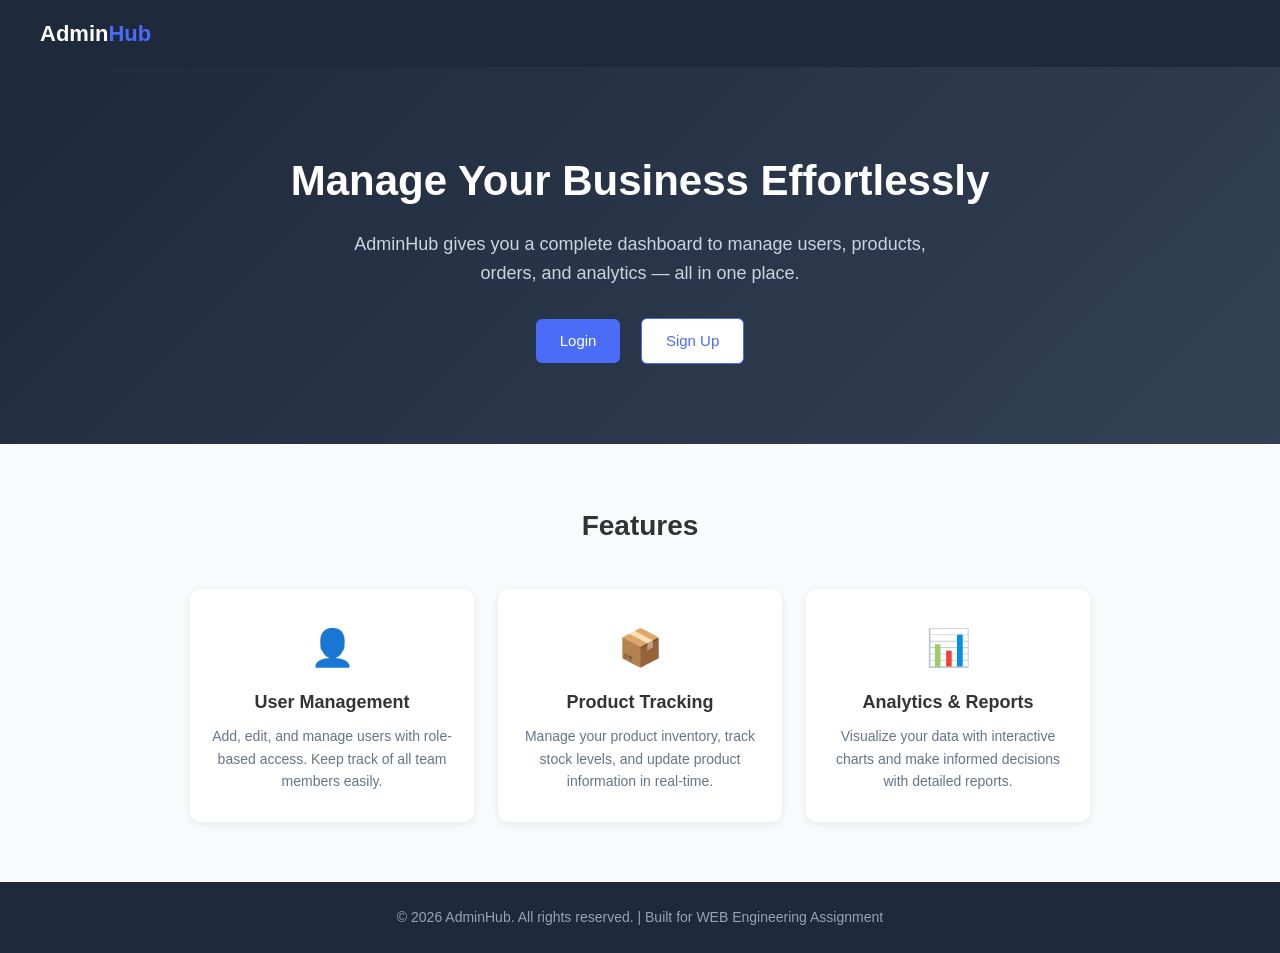
<file: index.html>
<!DOCTYPE html>
<html lang="en">
<head>
    <meta charset="UTF-8">
    <meta name="viewport" content="width=device-width, initial-scale=1.0">
    <meta name="description" content="AdminHub - A powerful admin dashboard for managing your business.">
    <title>AdminHub - Admin Dashboard</title>
    <link rel="stylesheet" href="css/style.css">
</head>
<body class="landing-page">
    <!-- Navbar -->
    <header class="navbar">
        <div class="logo">Admin<span>Hub</span></div>
    </header>

    <!-- Hero -->
    <section class="hero">
        <h1>Manage Your Business Effortlessly</h1>
        <p>AdminHub gives you a complete dashboard to manage users, products, orders, and analytics — all in one place.</p>
        <div class="hero-buttons">
            <a href="login.html" class="btn btn-primary">Login</a>
            <a href="signup.html" class="btn btn-secondary">Sign Up</a>
        </div>
    </section>

    <!-- Features -->
    <section class="features">
        <h2>Features</h2>
        <div class="features-grid">
            <div class="feature-card">
                <div class="icon">&#128100;</div>
                <h3>User Management</h3>
                <p>Add, edit, and manage users with role-based access. Keep track of all team members easily.</p>
            </div>
            <div class="feature-card">
                <div class="icon">&#128230;</div>
                <h3>Product Tracking</h3>
                <p>Manage your product inventory, track stock levels, and update product information in real-time.</p>
            </div>
            <div class="feature-card">
                <div class="icon">&#128202;</div>
                <h3>Analytics &amp; Reports</h3>
                <p>Visualize your data with interactive charts and make informed decisions with detailed reports.</p>
            </div>
        </div>
    </section>

    <!-- Footer -->
    <footer class="footer">
        <p>&copy; 2026 AdminHub. All rights reserved. | Built for WEB Engineering Assignment</p>
    </footer>

</body>
</html>
</file>
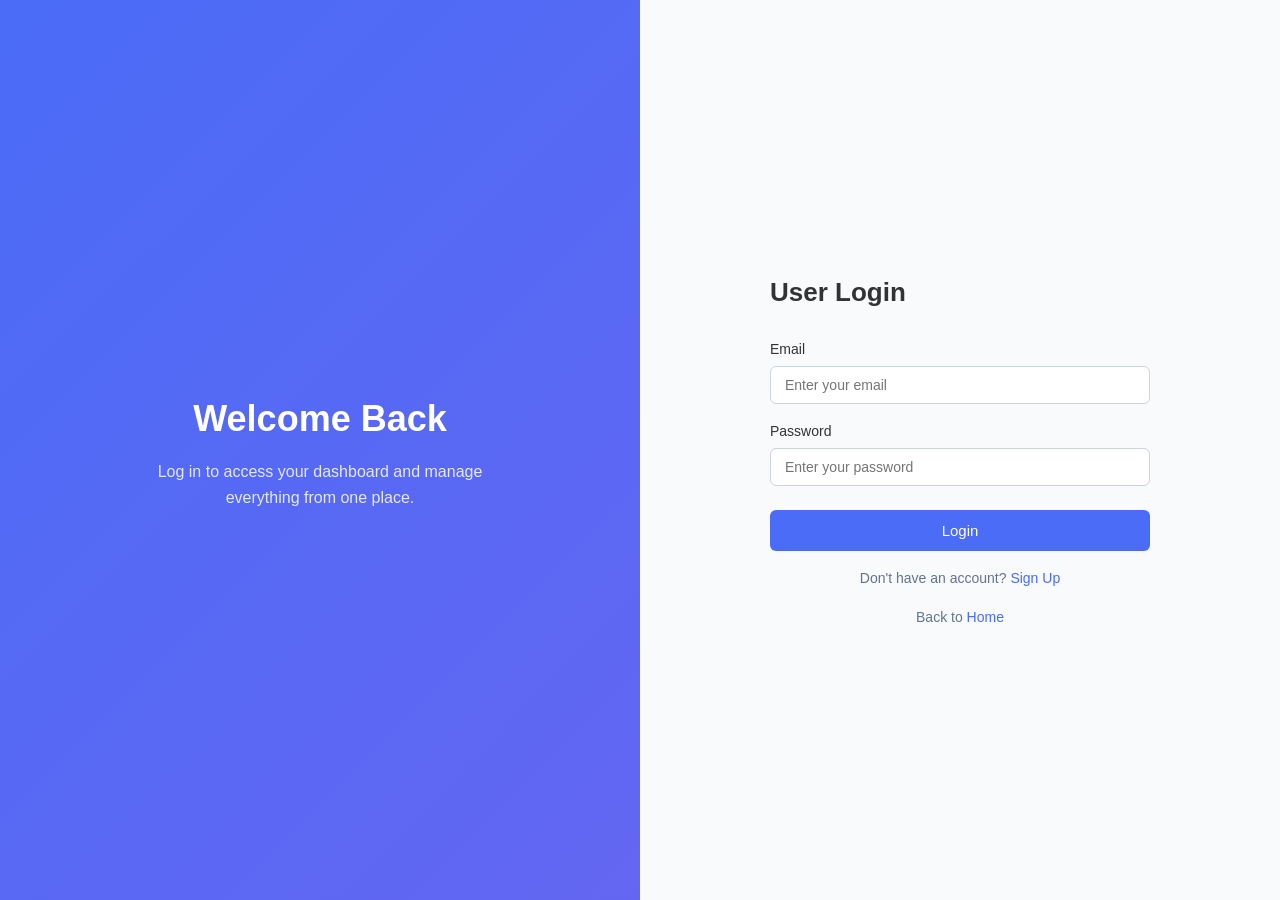
<file: login.html>
<!DOCTYPE html>
<html lang="en">
<head>
    <meta charset="UTF-8">
    <meta name="viewport" content="width=device-width, initial-scale=1.0">
    <meta name="description" content="Login to AdminHub dashboard.">
    <title>Login - AdminHub</title>
    <link rel="stylesheet" href="css/style.css">
</head>
<body>

    <div class="auth-container">
        <!-- Left panel -->
        <div class="auth-left">
            <h1>Welcome Back</h1>
            <p>Log in to access your dashboard and manage everything from one place.</p>
        </div>

        <!-- Right panel -->
        <div class="auth-right">
            <form class="auth-form" id="loginForm" onsubmit="return handleLogin(event)">
                <h2>User Login</h2>

                <div class="form-group">
                    <label for="loginEmail">Email</label>
                    <input type="email" id="loginEmail" placeholder="Enter your email" required>
                </div>

                <div class="form-group">
                    <label for="loginPassword">Password</label>
                    <input type="password" id="loginPassword" placeholder="Enter your password" required>
                </div>

                <div id="loginError" class="error-msg"></div>

                <button type="submit" class="btn btn-primary">Login</button>

                <span class="switch-link">
                    Don't have an account? <a href="signup.html">Sign Up</a>
                </span>
                <span class="switch-link">
                    Back to <a href="index.html">Home</a>
                </span>
            </form>
        </div>
    </div>

    <script>
        if (localStorage.getItem("loggedIn")) {
            window.location.href = "dashboard.html";
        }

        function handleLogin(e) {
            e.preventDefault();

            var email = document.getElementById("loginEmail").value.trim();
            var password = document.getElementById("loginPassword").value;
            var errorEl = document.getElementById("loginError");

            errorEl.style.display = "none";

            if (!email || !password) {
                errorEl.textContent = "Please fill in all fields.";
                errorEl.style.display = "block";
                return false;
            }

            var storedUser = localStorage.getItem("registeredUser");

            if (!storedUser) {
                errorEl.textContent = "No account found. Please sign up first.";
                errorEl.style.display = "block";
                return false;
            }

            var user = JSON.parse(storedUser);

            if (email === user.email && password === user.password) {
                localStorage.setItem("loggedIn", "true");
                localStorage.setItem("userEmail", email);
                window.location.href = "dashboard.html";
            } else {
                errorEl.textContent = "Invalid email or password.";
                errorEl.style.display = "block";
            }

            return false;
        }
    </script>

</body>
</html>
</file>
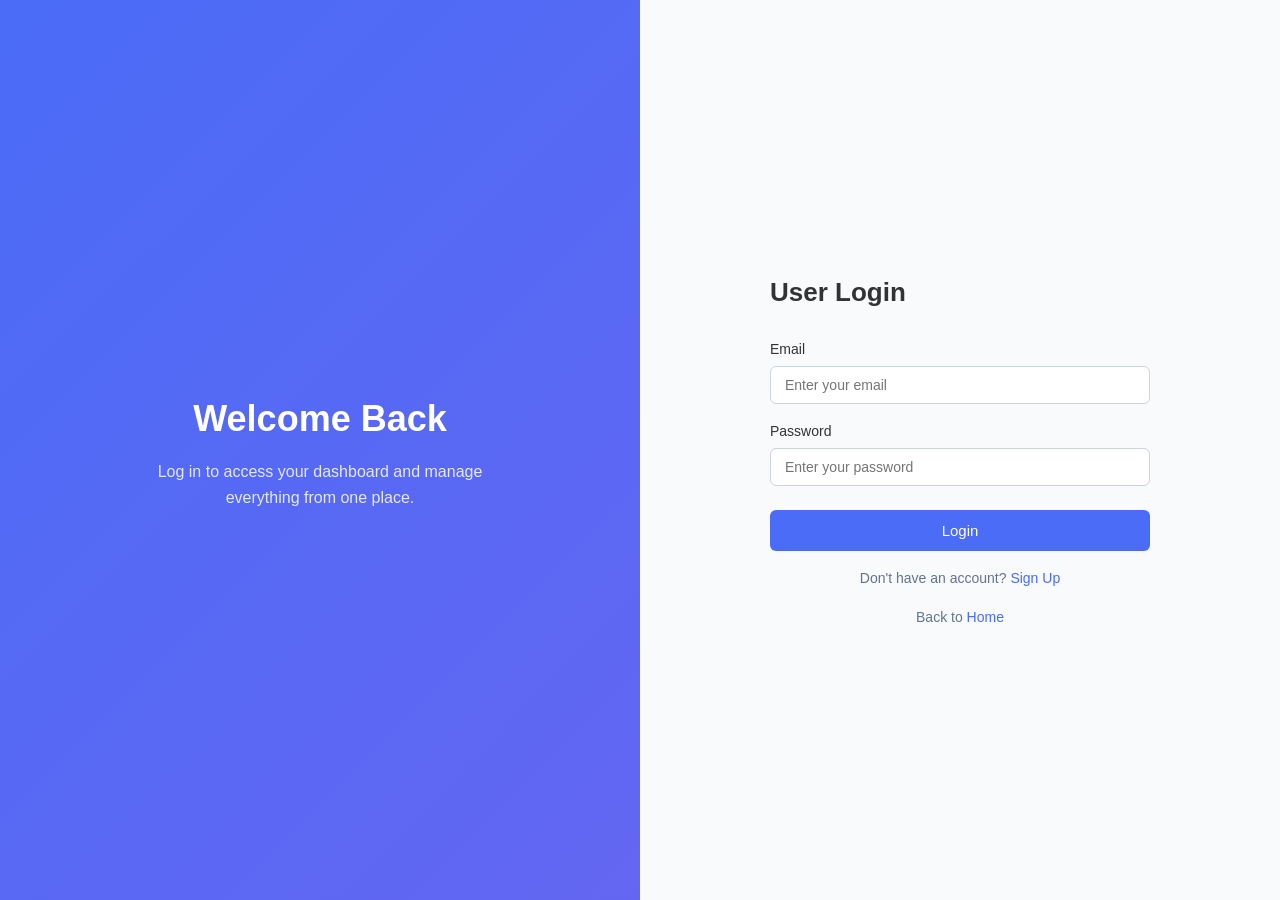
<file: notifications.html>
<!DOCTYPE html>
<html lang="en">
<head>
    <meta charset="UTF-8">
    <meta name="viewport" content="width=device-width, initial-scale=1.0">
    <meta name="description" content="AdminHub - View notifications.">
    <title>Notifications - AdminHub</title>
    <link rel="stylesheet" href="css/style.css">
</head>
<body>

    <div class="dashboard-wrapper">
        <!-- Sidebar -->
        <aside class="sidebar">
            <div class="logo">Admin<span>Hub</span></div>
            <nav>
                <a href="dashboard.html"><span class="nav-icon">&#127968;</span> Dashboard</a>
                <a href="users.html"><span class="nav-icon">&#128101;</span> Users</a>
                <a href="products.html"><span class="nav-icon">&#128230;</span> Products</a>
                <a href="analytics.html"><span class="nav-icon">&#128202;</span> Analytics</a>
                <a href="notifications.html" class="active"><span class="nav-icon">&#128276;</span> Notifications</a>
                <a href="settings.html"><span class="nav-icon">&#9881;</span> Settings</a>
            </nav>
        </aside>

        <!-- Main content -->
        <div class="main-content">

            <!-- Header -->
            <header class="top-header">
                <h2>Notifications</h2>
                <div class="header-right">
                    <span class="user-email" id="userEmail"></span>
                    <button class="btn btn-danger btn-sm" onclick="logout()">Logout</button>
                </div>
            </header>

            <!-- Page content -->
            <div class="page-content">

                <div class="table-header">
                    <span style="font-size:14px; color:#64748b;" id="unreadCount"></span>
                    <div class="notification-toolbar">
                        <button class="btn btn-secondary btn-sm" onclick="markAllRead()">Mark All as Read</button>
                    </div>
                </div>

                <!-- Notifications list -->
                <div class="notifications-list" id="notificationsList"></div>

            </div>
        </div>
    </div>

    <script src="js/mock-data.js"></script>
    <script src="js/auth.js"></script>
    <script>
        checkAuth();
        displayUserInfo();

        // Initialize mock notifications if not present.
        function initNotifications() {
            if (!localStorage.getItem("notifications")) {
                var notifications = [
                    { id: 1, user: "System", message: "New user registered: paula@example.com.", time: "5 mins ago", read: false },
                    { id: 2, user: "System", message: "Order placed for Mechanical Keyboard.", time: "21 mins ago", read: false },
                    { id: 3, user: "Dave Wood", message: "Updated the inventory for Mechanical Keyboard.", time: "2 hrs ago", read: false },
                    { id: 4, user: "Kate Young", message: "Assigned you a new task: Review February analytics.", time: "3 hrs ago", read: true },
                    { id: 5, user: "Anna Lee", message: "Left feedback: \"Loving the new dashboard layout. Keep it up!\"", time: "1 day ago", read: true },
                    { id: 6, user: "System", message: "Monthly backup completed successfully.", time: "2 days ago", read: true }
                ];
                localStorage.setItem("notifications", JSON.stringify(notifications));
            }
        }

        function getNotifications() {
            return JSON.parse(localStorage.getItem("notifications")) || [];
        }

        function renderNotifications() {
            var notifications = getNotifications();
            var container = document.getElementById("notificationsList");
            container.innerHTML = "";

            // Update unread count before rendering the list.
            var unread = 0;
            for (var i = 0; i < notifications.length; i++) {
                if (!notifications[i].read) unread++;
            }
            document.getElementById("unreadCount").textContent = unread + " unread notification" + (unread !== 1 ? "s" : "");

            if (notifications.length === 0) {
                container.innerHTML = "<p style='text-align:center; color:#94a3b8; padding:40px;'>No notifications.</p>";
                return;
            }

            for (var i = 0; i < notifications.length; i++) {
                var n = notifications[i];
                var initials = n.user.split(" ").map(function(w) { return w[0]; }).join("").toUpperCase();

                var item = document.createElement("div");
                item.className = "notification-item" + (n.read ? "" : " unread");
                item.innerHTML =
                    "<div class='notif-avatar'>" + initials + "</div>" +
                    "<div class='notif-body'>" +
                        "<div class='notif-header'>" +
                            "<strong>" + n.user + "</strong>" +
                            "<span class='notif-time'>" + n.time + "</span>" +
                        "</div>" +
                        "<p class='notif-message'>" + n.message + "</p>" +
                    "</div>" +
                    "<div class='notification-actions'>" +
                        (!n.read ? "<button class='btn btn-sm btn-primary' onclick='markRead(" + n.id + ")'>Read</button>" : "") +
                        "<button class='notif-delete-btn' aria-label='Delete notification' title='Delete notification' onclick='deleteNotification(" + n.id + ")'>&times;</button>" +
                    "</div>";
                container.appendChild(item);
            }
        }

        function markRead(id) {
            var notifications = getNotifications();
            for (var i = 0; i < notifications.length; i++) {
                if (notifications[i].id === id) {
                    notifications[i].read = true;
                    break;
                }
            }
            // Persist state after marking one as read.
            localStorage.setItem("notifications", JSON.stringify(notifications));
            renderNotifications();
        }

        function markAllRead() {
            var notifications = getNotifications();
            for (var i = 0; i < notifications.length; i++) {
                notifications[i].read = true;
            }
            // Persist state after marking all as read.
            localStorage.setItem("notifications", JSON.stringify(notifications));
            renderNotifications();
        }

        function deleteNotification(id) {
            var notifications = getNotifications();
            var filtered = [];

            for (var i = 0; i < notifications.length; i++) {
                if (notifications[i].id !== id) {
                    filtered.push(notifications[i]);
                }
            }

            // Persist state after deletion.
            localStorage.setItem("notifications", JSON.stringify(filtered));
            renderNotifications();
        }

        initNotifications();
        renderNotifications();
    </script>

</body>
</html>
</file>
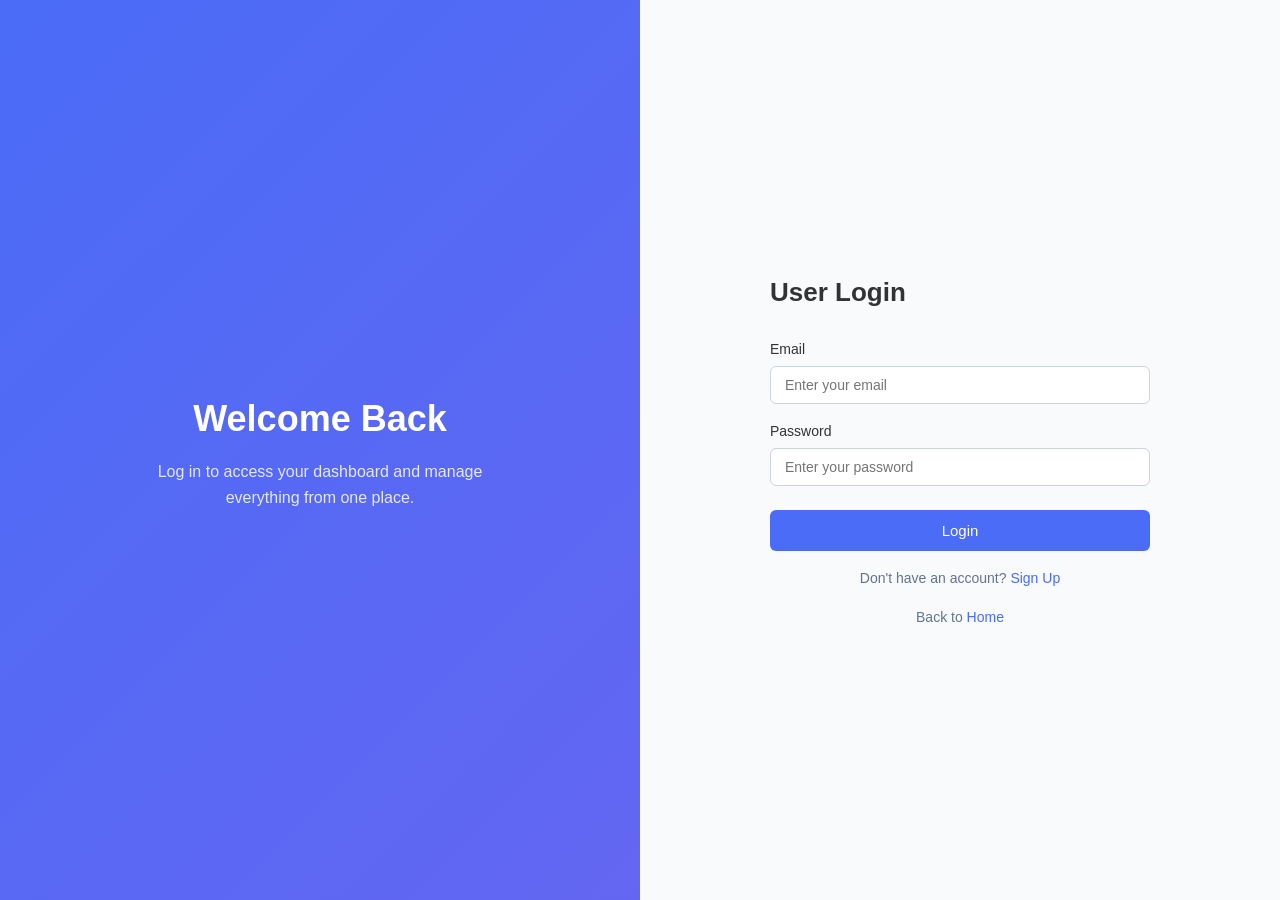
<file: products.html>
<!DOCTYPE html>
<html lang="en">
<head>
    <meta charset="UTF-8">
    <meta name="viewport" content="width=device-width, initial-scale=1.0">
    <meta name="description" content="AdminHub - Manage products inventory.">
    <title>Products - AdminHub</title>
    <link rel="stylesheet" href="css/style.css">
</head>
<body>

    <div class="dashboard-wrapper">
        <!-- Sidebar -->
        <aside class="sidebar">
            <div class="logo">Admin<span>Hub</span></div>
            <nav>
                <a href="dashboard.html"><span class="nav-icon">&#127968;</span> Dashboard</a>
                <a href="users.html"><span class="nav-icon">&#128101;</span> Users</a>
                <a href="products.html" class="active"><span class="nav-icon">&#128230;</span> Products</a>
                <a href="analytics.html"><span class="nav-icon">&#128202;</span> Analytics</a>
                <a href="notifications.html"><span class="nav-icon">&#128276;</span> Notifications</a>
                <a href="settings.html"><span class="nav-icon">&#9881;</span> Settings</a>
            </nav>
        </aside>

        <!-- Main content -->
        <div class="main-content">

            <header class="top-header">
                <h2>Products</h2>
                <div class="header-right">
                    <span class="user-email" id="userEmail"></span>
                    <button class="btn btn-danger btn-sm" onclick="logout()">Logout</button>
                </div>
            </header>

            <!-- Page content -->
            <div class="page-content">
                <!-- Controls -->
                <div class="table-header">
                    <div style="display:flex; gap:10px; flex-wrap:wrap; align-items:center;">
                        <input type="text" class="search-input" id="searchInput" placeholder="Search products..." oninput="renderProducts()">
                        <select id="statusFilter" class="filter-select" onchange="renderProducts()">
                            <option value="">All Status</option>
                            <option value="In Stock">In Stock</option>
                            <option value="Low Stock">Low Stock</option>
                            <option value="Out of Stock">Out of Stock</option>
                        </select>
                        <select id="sortBy" class="filter-select" onchange="renderProducts()">
                            <option value="">Sort By</option>
                            <option value="name-asc">Name (A-Z)</option>
                            <option value="name-desc">Name (Z-A)</option>
                            <option value="price-asc">Price (Low-High)</option>
                            <option value="price-desc">Price (High-Low)</option>
                            <option value="qty-asc">Qty (Low-High)</option>
                            <option value="qty-desc">Qty (High-Low)</option>
                        </select>
                    </div>
                    <button class="btn btn-primary" onclick="openModal()">+ Add Product</button>
                </div>

                <!-- Products table -->
                <div class="data-table-wrapper">
                    <table class="data-table">
                        <thead>
                            <tr>
                                <th>#</th>
                                <th>Picture</th>
                                <th>Name</th>
                                <th>Price</th>
                                <th>Quantity</th>
                                <th>Status</th>
                                <th>Actions</th>
                            </tr>
                        </thead>
                        <tbody id="productsTableBody">
                        </tbody>
                    </table>
                </div>

            </div>
        </div>
    </div>

    <!-- Product form modal -->
    <div class="modal-overlay" id="productModal">
        <div class="modal">
            <h3 id="modalTitle">Add Product</h3>
            <form id="productForm" onsubmit="return saveProduct(event)">
                <input type="hidden" id="editProductId" value="">

                <div class="form-group">
                    <label for="productName">Product Name</label>
                    <input type="text" id="productName" placeholder="e.g. Wireless Mouse" required>
                </div>

                <div class="form-group">
                    <label for="productPrice">Price ($)</label>
                    <input type="number" id="productPrice" placeholder="e.g. 29.99" step="0.01" min="0" required>
                </div>

                <div class="form-group">
                    <label for="productQty">Quantity</label>
                    <input type="number" id="productQty" placeholder="e.g. 100" min="0" required>
                </div>

                <div class="form-group">
                    <label for="productStatus">Status</label>
                    <select id="productStatus">
                        <option value="In Stock">In Stock</option>
                        <option value="Low Stock">Low Stock</option>
                        <option value="Out of Stock">Out of Stock</option>
                    </select>
                </div>

                <div class="form-group">
                    <label for="productPicture">Picture URL (optional)</label>
                    <input type="text" id="productPicture" placeholder="https://example.com/image.jpg">
                </div>

                <div class="modal-buttons">
                    <button type="button" class="btn btn-secondary" onclick="closeModal()">Cancel</button>
                    <button type="submit" class="btn btn-primary">Save</button>
                </div>
            </form>
        </div>
    </div>

    <script src="js/mock-data.js"></script>
    <script src="js/auth.js"></script>
    <script>
        checkAuth();
        displayUserInfo();

        function getProducts() {
            return JSON.parse(localStorage.getItem("products")) || [];
        }

        function setProducts(products) {
            localStorage.setItem("products", JSON.stringify(products));
        }

        // Add a new notification at the top of the list.
        function addNotification(user, message) {
            var notifications = JSON.parse(localStorage.getItem("notifications")) || [];
            var maxId = 0;

            for (var i = 0; i < notifications.length; i++) {
                if (notifications[i].id > maxId) maxId = notifications[i].id;
            }

            notifications.unshift({
                id: maxId + 1,
                user: user,
                message: message,
                time: "just now",
                read: false
            });

            localStorage.setItem("notifications", JSON.stringify(notifications));
        }

        // Render product list with filters and sorting
        function renderProducts() {
            var products = getProducts();
            var search = document.getElementById("searchInput").value.toLowerCase();
            var statusFilter = document.getElementById("statusFilter").value;
            var sortBy = document.getElementById("sortBy").value;

            if (search) {
                products = products.filter(function(p) {
                    return p.name.toLowerCase().indexOf(search) !== -1;
                });
            }

            if (statusFilter) {
                products = products.filter(function(p) {
                    return p.status === statusFilter;
                });
            }

            if (sortBy) {
                products.sort(function(a, b) {
                    switch(sortBy) {
                        case "name-asc": return a.name.localeCompare(b.name);
                        case "name-desc": return b.name.localeCompare(a.name);
                        case "price-asc": return a.price - b.price;
                        case "price-desc": return b.price - a.price;
                        case "qty-asc": return a.quantity - b.quantity;
                        case "qty-desc": return b.quantity - a.quantity;
                        default: return 0;
                    }
                });
            }

            var tbody = document.getElementById("productsTableBody");
            tbody.innerHTML = "";

            if (products.length === 0) {
                tbody.innerHTML = "<tr><td colspan='7' style='text-align:center; color:#94a3b8;'>No products found.</td></tr>";
                return;
            }

            for (var i = 0; i < products.length; i++) {
                var p = products[i];

                var badgeClass = "badge-active";
                if (p.status === "Low Stock") badgeClass = "badge-suspended";
                if (p.status === "Out of Stock") badgeClass = "badge-inactive";

                var imgHtml = p.picture
                    ? "<img src='" + p.picture + "' alt='" + p.name + "' class='product-thumb'>"
                    : "<div class='product-thumb-placeholder'>&#128230;</div>";

                var row = "<tr>" +
                    "<td>" + (i + 1) + "</td>" +
                    "<td>" + imgHtml + "</td>" +
                    "<td>" + p.name + "</td>" +
                    "<td>$" + p.price.toFixed(2) + "</td>" +
                    "<td>" + p.quantity + "</td>" +
                    "<td><span class='badge " + badgeClass + "'>" + p.status + "</span></td>" +
                    "<td class='actions'>" +
                        "<button class='btn btn-primary btn-sm' onclick='editProduct(" + p.id + ")'>Edit</button>" +
                        "<button class='btn btn-danger btn-sm' onclick='deleteProduct(" + p.id + ")'>Delete</button>" +
                    "</td>" +
                "</tr>";
                tbody.innerHTML += row;
            }
        }

        function openModal() {
            document.getElementById("modalTitle").textContent = "Add Product";
            document.getElementById("editProductId").value = "";
            document.getElementById("productForm").reset();
            document.getElementById("productModal").classList.add("show");
        }

        function closeModal() {
            document.getElementById("productModal").classList.remove("show");
        }

        function editProduct(id) {
            var products = getProducts();
            var product = null;
            for (var i = 0; i < products.length; i++) {
                if (products[i].id === id) { product = products[i]; break; }
            }
            if (!product) return;

            document.getElementById("modalTitle").textContent = "Edit Product";
            document.getElementById("editProductId").value = product.id;
            document.getElementById("productName").value = product.name;
            document.getElementById("productPrice").value = product.price;
            document.getElementById("productQty").value = product.quantity;
            document.getElementById("productStatus").value = product.status;
            document.getElementById("productPicture").value = product.picture || "";
            document.getElementById("productModal").classList.add("show");
        }

        function saveProduct(e) {
            e.preventDefault();
            var products = getProducts();
            var editId = document.getElementById("editProductId").value;

            var name = document.getElementById("productName").value.trim();
            var price = parseFloat(document.getElementById("productPrice").value);
            var quantity = parseInt(document.getElementById("productQty").value);
            var status = document.getElementById("productStatus").value;
            var picture = document.getElementById("productPicture").value.trim();

            if (editId) {
                // Update an existing product.
                editId = parseInt(editId);
                for (var i = 0; i < products.length; i++) {
                    if (products[i].id === editId) {
                        products[i].name = name;
                        products[i].price = price;
                        products[i].quantity = quantity;
                        products[i].status = status;
                        products[i].picture = picture;
                        break;
                    }
                }
            } else {
                // Add new product and notify
                var maxId = 0;
                for (var i = 0; i < products.length; i++) {
                    if (products[i].id > maxId) maxId = products[i].id;
                }
                products.push({
                    id: maxId + 1,
                    name: name,
                    price: price,
                    quantity: quantity,
                    status: status,
                    picture: picture
                });

                var currentUser = getCurrentUser();
                addNotification(currentUser, "Added a new product: " + name + ".");
            }

            setProducts(products);
            closeModal();
            renderProducts();
            return false;
        }

        function deleteProduct(id) {
            if (!confirm("Are you sure you want to delete this product?")) return;
            var products = getProducts();
            var filtered = [];
            for (var i = 0; i < products.length; i++) {
                if (products[i].id !== id) filtered.push(products[i]);
            }
            setProducts(filtered);
            renderProducts();
        }

        renderProducts();
    </script>

</body>
</html>
</file>
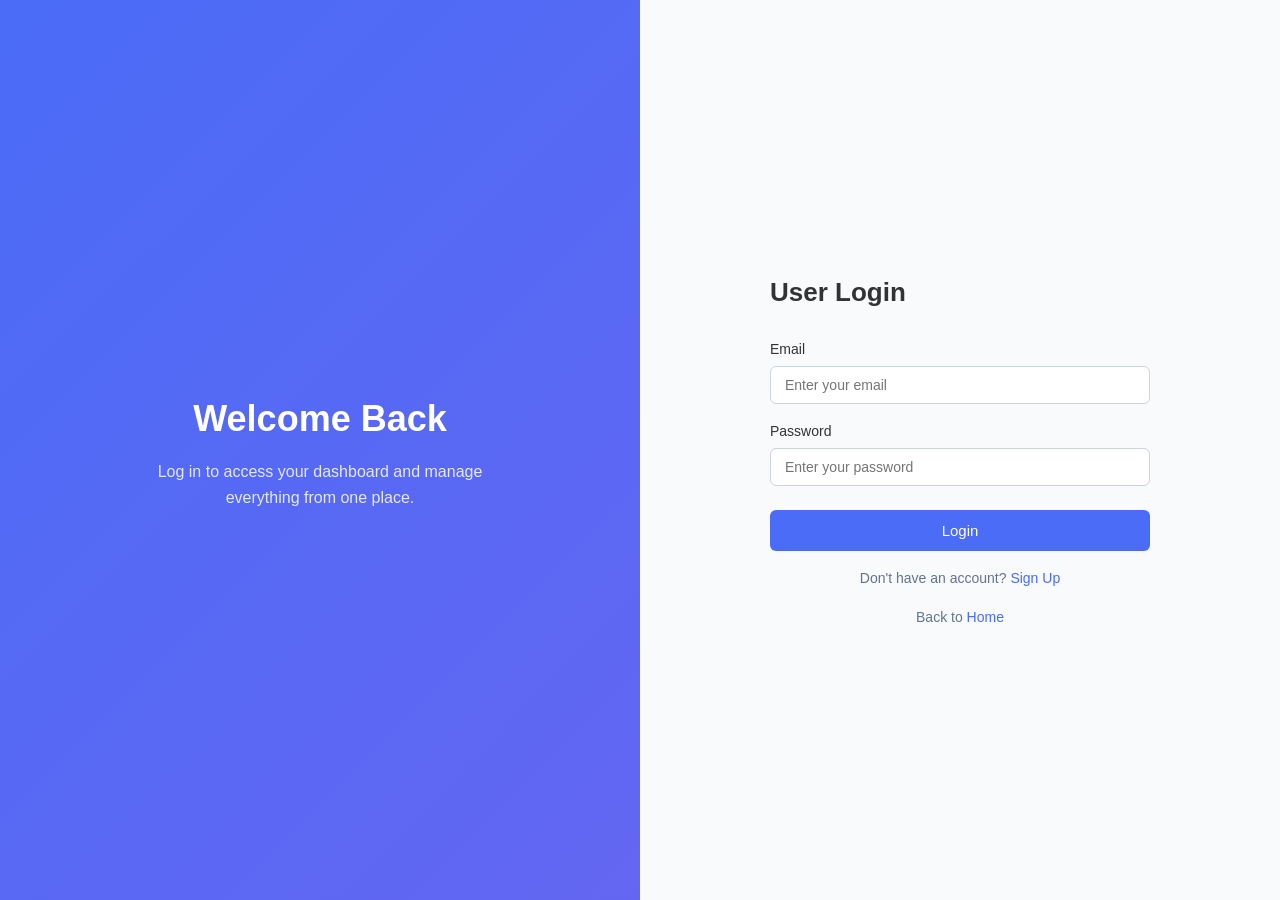
<file: settings.html>
<!DOCTYPE html>
<html lang="en">
<head>
    <meta charset="UTF-8">
    <meta name="viewport" content="width=device-width, initial-scale=1.0">
    <meta name="description" content="AdminHub - Account settings.">
    <title>Settings - AdminHub</title>
    <link rel="stylesheet" href="css/style.css">
</head>
<body>

    <div class="dashboard-wrapper">
        <!-- Sidebar -->
        <aside class="sidebar">
            <div class="logo">Admin<span>Hub</span></div>
            <nav>
                <a href="dashboard.html"><span class="nav-icon">&#127968;</span> Dashboard</a>
                <a href="users.html"><span class="nav-icon">&#128101;</span> Users</a>
                <a href="products.html"><span class="nav-icon">&#128230;</span> Products</a>
                <a href="analytics.html"><span class="nav-icon">&#128202;</span> Analytics</a>
                <a href="notifications.html"><span class="nav-icon">&#128276;</span> Notifications</a>
                <a href="settings.html" class="active"><span class="nav-icon">&#9881;</span> Settings</a>
            </nav>
        </aside>

        <!-- Main content -->
        <div class="main-content">

            <!-- Header -->
            <header class="top-header">
                <h2>Settings</h2>
                <div class="header-right">
                    <span class="user-email" id="userEmail"></span>
                    <button class="btn btn-danger btn-sm" onclick="logout()">Logout</button>
                </div>
            </header>

            <!-- Page content -->
            <div class="page-content">

                <div class="settings-layout">

                <!-- Profile -->
                <section class="settings-section">
                    <h3>Profile</h3>
                    <form id="profileForm" onsubmit="return saveProfile(event)">
                        <div class="form-group">
                            <label for="profileName">Name</label>
                            <input type="text" id="profileName" placeholder="Enter your name" required>
                        </div>
                        <div class="form-group">
                            <label for="profileEmail">Email</label>
                            <input type="email" id="profileEmail" placeholder="Enter your email" required>
                        </div>
                        <div id="profileMsg" class="success-msg"></div>
                        <button type="submit" class="btn btn-primary">Save Profile</button>
                    </form>
                </section>

                <!-- Password -->
                <section class="settings-section">
                    <h3>Change Password</h3>
                    <form id="passwordForm" onsubmit="return changePassword(event)">
                        <div class="form-group">
                            <label for="currentPassword">Current Password</label>
                            <input type="password" id="currentPassword" placeholder="Enter current password" required>
                        </div>
                        <div class="form-group">
                            <label for="newPassword">New Password</label>
                            <input type="password" id="newPassword" placeholder="Enter new password" required>
                        </div>
                        <div class="form-group">
                            <label for="confirmNewPassword">Confirm New Password</label>
                            <input type="password" id="confirmNewPassword" placeholder="Confirm new password" required>
                        </div>
                        <div id="passwordError" class="error-msg"></div>
                        <div id="passwordSuccess" class="success-msg"></div>
                        <button type="submit" class="btn btn-primary">Update Password</button>
                    </form>
                </section>

                <!-- Appearance -->
                <section class="settings-section">
                    <h3>Appearance</h3>
                    <div class="toggle-row">
                        <div>
                            <p class="toggle-title">Dark Mode</p>
                            <p class="toggle-subtitle">Use a darker theme for dashboard pages.</p>
                        </div>
                        <label class="switch" for="darkModeToggle">
                            <input type="checkbox" id="darkModeToggle" onchange="handleThemeToggle(event)">
                            <span class="slider"></span>
                        </label>
                    </div>
                </section>

                </div>

            </div>
        </div>
    </div>

    <script src="js/mock-data.js"></script>
    <script src="js/auth.js"></script>
    <script>
        checkAuth();
        applySavedTheme();
        displayUserInfo();

        // Load saved profile and theme
        function loadProfile() {
            var registeredUser = JSON.parse(localStorage.getItem("registeredUser") || "null");
            var name = localStorage.getItem("profileName") || localStorage.getItem("displayName") || "";
            var email = localStorage.getItem("userEmail") || (registeredUser ? registeredUser.email : "") || "";

            document.getElementById("profileName").value = name;
            document.getElementById("profileEmail").value = email;
            document.getElementById("darkModeToggle").checked = localStorage.getItem("darkMode") === "true";
        }

        // Save profile
        function saveProfile(e) {
            e.preventDefault();
            var name = document.getElementById("profileName").value.trim();
            var email = document.getElementById("profileEmail").value.trim();

            if (!name || !email) {
                return false;
            }

            localStorage.setItem("profileName", name);
            localStorage.setItem("displayName", name);
            localStorage.setItem("userEmail", email);

            // Keep account email aligned with profile email.
            var registeredUser = JSON.parse(localStorage.getItem("registeredUser") || "null");
            if (registeredUser) {
                registeredUser.email = email;
                localStorage.setItem("registeredUser", JSON.stringify(registeredUser));
            }

            displayUserInfo();

            var msg = document.getElementById("profileMsg");
            msg.textContent = "Profile saved successfully!";
            msg.style.display = "block";
            setTimeout(function() { msg.style.display = "none"; }, 2000);
            return false;
        }

        // Mock password update
        function changePassword(e) {
            e.preventDefault();
            var current = document.getElementById("currentPassword").value;
            var newPass = document.getElementById("newPassword").value;
            var confirm = document.getElementById("confirmNewPassword").value;
            var errorEl = document.getElementById("passwordError");
            var successEl = document.getElementById("passwordSuccess");

            errorEl.style.display = "none";
            successEl.style.display = "none";

            var storedUser = JSON.parse(localStorage.getItem("registeredUser"));
            if (!storedUser) {
                errorEl.textContent = "No account data found.";
                errorEl.style.display = "block";
                return false;
            }

            if (current !== storedUser.password) {
                errorEl.textContent = "Current password is incorrect.";
                errorEl.style.display = "block";
                return false;
            }

            if (newPass !== confirm) {
                errorEl.textContent = "New passwords do not match.";
                errorEl.style.display = "block";
                return false;
            }

            if (newPass.length < 4) {
                errorEl.textContent = "Password must be at least 4 characters.";
                errorEl.style.display = "block";
                return false;
            }

            storedUser.password = newPass;
            localStorage.setItem("registeredUser", JSON.stringify(storedUser));
            // Stored only for audit/demo visibility.
            localStorage.setItem("passwordLastChanged", new Date().toISOString());

            successEl.textContent = "Password updated successfully!";
            successEl.style.display = "block";
            document.getElementById("passwordForm").reset();
            setTimeout(function() { successEl.style.display = "none"; }, 2000);
            return false;
        }

        function handleThemeToggle(e) {
            setDarkMode(e.target.checked);
        }

        loadProfile();
    </script>

</body>
</html>
</file>
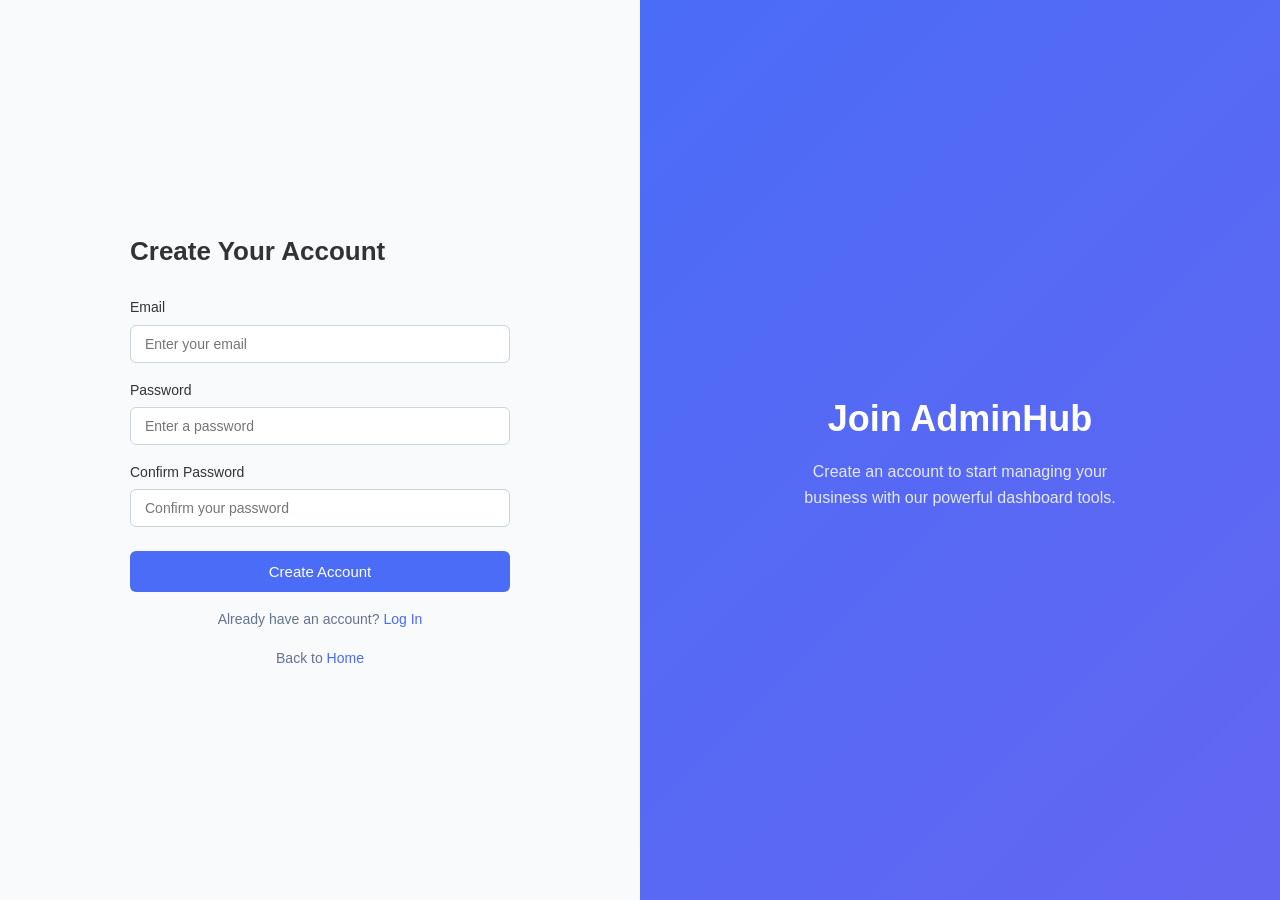
<file: signup.html>
<!DOCTYPE html>
<html lang="en">
<head>
    <meta charset="UTF-8">
    <meta name="viewport" content="width=device-width, initial-scale=1.0">
    <meta name="description" content="Create your AdminHub account.">
    <title>Sign Up - AdminHub</title>
    <link rel="stylesheet" href="css/style.css">
</head>
<body>

    <div class="auth-container">
        <!-- Form panel -->
        <div class="auth-right">
            <form class="auth-form" id="signupForm" onsubmit="return handleSignup(event)">
                <h2>Create Your Account</h2>

                <div class="form-group">
                    <label for="signupEmail">Email</label>
                    <input type="email" id="signupEmail" placeholder="Enter your email" required>
                </div>

                <div class="form-group">
                    <label for="signupPassword">Password</label>
                    <input type="password" id="signupPassword" placeholder="Enter a password" required>
                </div>

                <div class="form-group">
                    <label for="signupConfirm">Confirm Password</label>
                    <input type="password" id="signupConfirm" placeholder="Confirm your password" required>
                </div>

                <div id="signupError" class="error-msg"></div>
                <div id="signupSuccess" class="success-msg"></div>

                <button type="submit" class="btn btn-primary">Create Account</button>

                <span class="switch-link">
                    Already have an account? <a href="login.html">Log In</a>
                </span>
                <span class="switch-link">
                    Back to <a href="index.html">Home</a>
                </span>
            </form>
        </div>

        <!-- Info panel -->
        <div class="auth-left">
            <h1>Join AdminHub</h1>
            <p>Create an account to start managing your business with our powerful dashboard tools.</p>
        </div>
    </div>

    <script>
        if (localStorage.getItem("loggedIn")) {
            window.location.href = "dashboard.html";
        }

        function buildDefaultNotifications() {
            return [
                { id: 1, user: "System", message: "Order placed for Mechanical Keyboard.", time: "21 mins ago", read: false },
                { id: 2, user: "Dave Wood", message: "Updated the inventory for Mechanical Keyboard.", time: "2 hrs ago", read: false },
                { id: 3, user: "Kate Young", message: "Assigned you a new task: Review February analytics.", time: "3 hrs ago", read: true },
                { id: 4, user: "Anna Lee", message: "Left feedback: \"Loving the new dashboard layout. Keep it up!\"", time: "1 day ago", read: true },
                { id: 5, user: "System", message: "Monthly backup completed successfully.", time: "2 days ago", read: true }
            ];
        }

        // Add a notification for signup events.
        function addNotification(user, message) {
            var notifications = JSON.parse(localStorage.getItem("notifications")) || [];
            var maxId = 0;

            for (var i = 0; i < notifications.length; i++) {
                if (notifications[i].id > maxId) maxId = notifications[i].id;
            }

            notifications.unshift({
                id: maxId + 1,
                user: user,
                message: message,
                time: "just now",
                read: false
            });

            localStorage.setItem("notifications", JSON.stringify(notifications));
        }

        function handleSignup(e) {
            e.preventDefault();

            var email = document.getElementById("signupEmail").value.trim();
            var password = document.getElementById("signupPassword").value;
            var confirm = document.getElementById("signupConfirm").value;
            var errorEl = document.getElementById("signupError");
            var successEl = document.getElementById("signupSuccess");

            errorEl.style.display = "none";
            successEl.style.display = "none";

            if (!email || !password || !confirm) {
                errorEl.textContent = "All fields are required.";
                errorEl.style.display = "block";
                return false;
            }

            if (password !== confirm) {
                errorEl.textContent = "Passwords do not match.";
                errorEl.style.display = "block";
                return false;
            }

            if (password.length < 4) {
                errorEl.textContent = "Password must be at least 4 characters.";
                errorEl.style.display = "block";
                return false;
            }

            var user = { email: email, password: password };
            localStorage.setItem("registeredUser", JSON.stringify(user));
            localStorage.setItem("notifications", JSON.stringify(buildDefaultNotifications()));
            // Track registration in the notifications page.
            addNotification("System", "New user registered: " + email + ".");

            successEl.textContent = "Account created! Redirecting to login...";
            successEl.style.display = "block";

            setTimeout(function() {
                window.location.href = "login.html";
            }, 1500);

            return false;
        }
    </script>

</body>
</html>
</file>
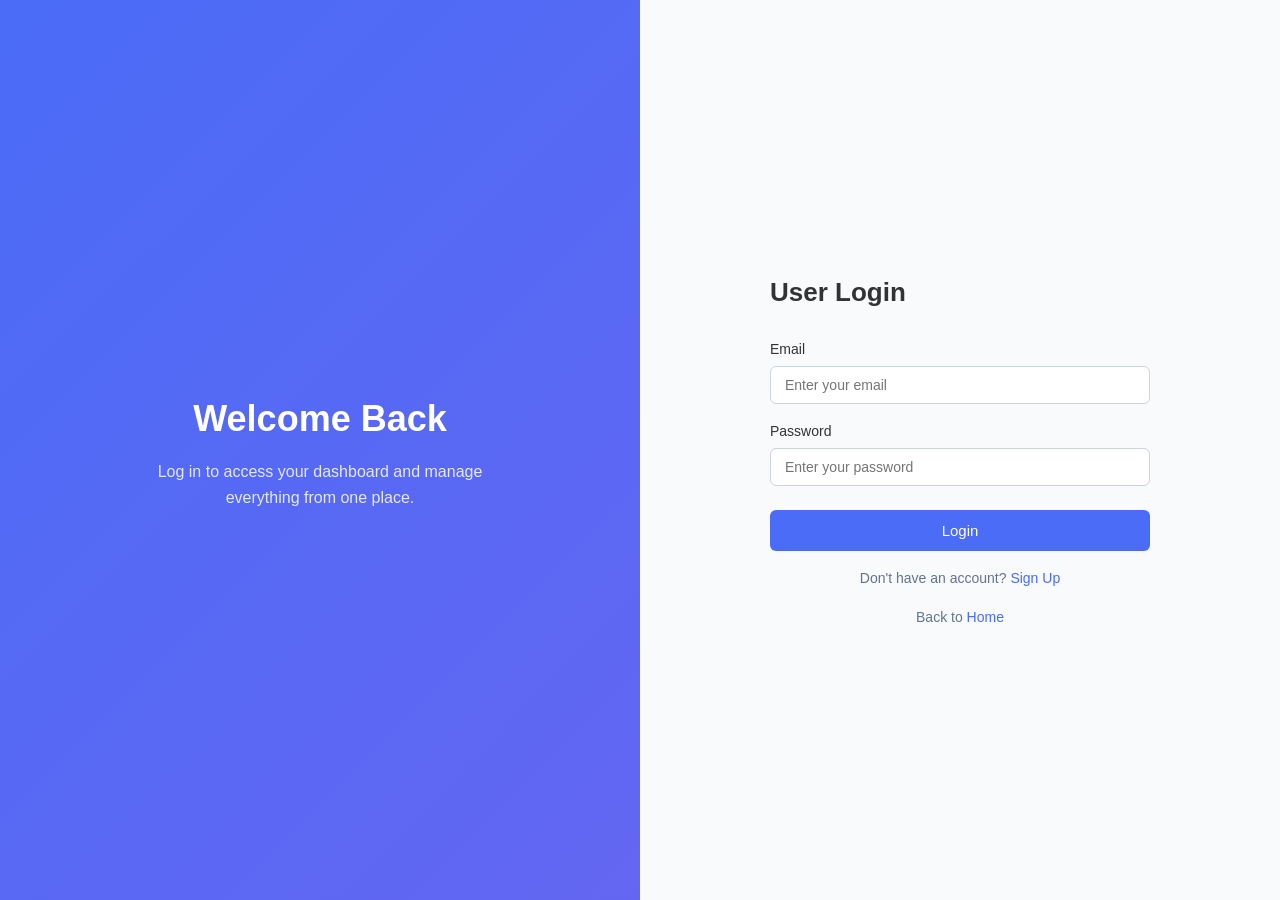
<file: users.html>
<!DOCTYPE html>
<html lang="en">
<head>
    <meta charset="UTF-8">
    <meta name="viewport" content="width=device-width, initial-scale=1.0">
    <meta name="description" content="AdminHub - Manage all users in one place.">
    <title>Users - AdminHub</title>
    <link rel="stylesheet" href="css/style.css">
</head>
<body>

    <div class="dashboard-wrapper">
        <!-- Sidebar -->
        <aside class="sidebar">
            <div class="logo">Admin<span>Hub</span></div>
            <nav>
                <a href="dashboard.html">
                    <span class="nav-icon">&#127968;</span> Dashboard
                </a>
                <a href="users.html" class="active">
                    <span class="nav-icon">&#128101;</span> Users
                </a>
                <a href="products.html">
                    <span class="nav-icon">&#128230;</span> Products
                </a>
                <a href="analytics.html">
                    <span class="nav-icon">&#128202;</span> Analytics
                </a>
                <a href="notifications.html">
                    <span class="nav-icon">&#128276;</span> Notifications
                </a>
                <a href="settings.html">
                    <span class="nav-icon">&#9881;</span> Settings
                </a>
            </nav>
        </aside>

        <!-- Main content -->
        <div class="main-content">

            <!-- Header -->
            <header class="top-header">
                <h2>User Management</h2>
                <div class="header-right">
                    <span class="user-email" id="userEmail"></span>
                    <button class="btn btn-danger btn-sm" onclick="logout()">Logout</button>
                </div>
            </header>

            <!-- Page content -->
            <div class="page-content">

                <!-- Controls -->
                <div class="table-header">
                    <input type="text" class="search-input" id="searchInput" placeholder="Search users..." oninput="renderUsers()">
                    <button class="btn btn-primary" onclick="openModal()">+ Add User</button>
                </div>

                <!-- Users table -->
                <div class="data-table-wrapper">
                    <table class="data-table">
                        <thead>
                            <tr>
                                <th>#</th>
                                <th>Name</th>
                                <th>Email</th>
                                <th>Role</th>
                                <th>Status</th>
                                <th>Actions</th>
                            </tr>
                        </thead>
                        <tbody id="usersTableBody"></tbody>
                    </table>
                </div>

            </div>
        </div>
    </div>

    <!-- User form modal -->
    <div class="modal-overlay" id="userModal">
        <div class="modal">
            <h3 id="modalTitle">Add User</h3>
            <form id="userForm" onsubmit="return saveUser(event)">
                <input type="hidden" id="editUserId" value="">

                <div class="form-group">
                    <label for="userName">Name</label>
                    <input type="text" id="userName" placeholder="Full name" required>
                </div>

                <div class="form-group">
                    <label for="userEmailInput">Email</label>
                    <input type="email" id="userEmailInput" placeholder="Email address" required>
                </div>

                <div class="form-group">
                    <label for="userRole">Role</label>
                    <select id="userRole">
                        <option value="Admin">Admin</option>
                        <option value="Editor">Editor</option>
                        <option value="Publisher">Publisher</option>
                        <option value="Reviewer">Reviewer</option>
                        <option value="Moderator">Moderator</option>
                    </select>
                </div>

                <div class="form-group">
                    <label for="userStatus">Status</label>
                    <select id="userStatus">
                        <option value="Active">Active</option>
                        <option value="Inactive">Inactive</option>
                        <option value="Suspended">Suspended</option>
                    </select>
                </div>

                <div class="modal-buttons">
                    <button type="button" class="btn btn-secondary" onclick="closeModal()">Cancel</button>
                    <button type="submit" class="btn btn-primary">Save</button>
                </div>
            </form>
        </div>
    </div>

    <script src="js/mock-data.js"></script>
    <script src="js/auth.js"></script>
    <script>
        checkAuth();
        displayUserInfo();

        function getUsers() {
            return JSON.parse(localStorage.getItem("users")) || [];
        }

        function setUsers(users) {
            localStorage.setItem("users", JSON.stringify(users));
        }

        // Render user list with search
        function renderUsers() {
            var users = getUsers();
            var search = document.getElementById("searchInput").value.toLowerCase();
            var tbody = document.getElementById("usersTableBody");
            tbody.innerHTML = "";

            var count = 0;
            for (var i = 0; i < users.length; i++) {
                var u = users[i];
                if (search && u.name.toLowerCase().indexOf(search) === -1 &&
                    u.email.toLowerCase().indexOf(search) === -1 &&
                    u.role.toLowerCase().indexOf(search) === -1) {
                    continue;
                }
                count++;

                var badgeClass = "badge-active";
                if (u.status === "Inactive") badgeClass = "badge-inactive";
                if (u.status === "Suspended") badgeClass = "badge-suspended";

                var row = "<tr>" +
                    "<td>" + count + "</td>" +
                    "<td>" + u.name + "</td>" +
                    "<td>" + u.email + "</td>" +
                    "<td>" + u.role + "</td>" +
                    "<td><span class='badge " + badgeClass + "'>" + u.status + "</span></td>" +
                    "<td class='actions'>" +
                        "<button class='btn btn-primary btn-sm' onclick='editUser(" + u.id + ")'>Edit</button>" +
                        "<button class='btn btn-danger btn-sm' onclick='deleteUser(" + u.id + ")'>Delete</button>" +
                    "</td>" +
                "</tr>";
                tbody.innerHTML += row;
            }

            if (count === 0) {
                tbody.innerHTML = "<tr><td colspan='6' style='text-align:center; color:#94a3b8;'>No users found.</td></tr>";
            }
        }

        function openModal() {
            document.getElementById("modalTitle").textContent = "Add User";
            document.getElementById("editUserId").value = "";
            document.getElementById("userForm").reset();
            document.getElementById("userModal").classList.add("show");
        }

        function closeModal() {
            document.getElementById("userModal").classList.remove("show");
        }

        function editUser(id) {
            var users = getUsers();
            var user = null;
            for (var i = 0; i < users.length; i++) {
                if (users[i].id === id) {
                    user = users[i];
                    break;
                }
            }
            if (!user) return;

            document.getElementById("modalTitle").textContent = "Edit User";
            document.getElementById("editUserId").value = user.id;
            document.getElementById("userName").value = user.name;
            document.getElementById("userEmailInput").value = user.email;
            document.getElementById("userRole").value = user.role;
            document.getElementById("userStatus").value = user.status;
            document.getElementById("userModal").classList.add("show");
        }

        // Save user changes
        function saveUser(e) {
            e.preventDefault();
            var users = getUsers();
            var editId = document.getElementById("editUserId").value;

            var name = document.getElementById("userName").value.trim();
            var email = document.getElementById("userEmailInput").value.trim();
            var role = document.getElementById("userRole").value;
            var status = document.getElementById("userStatus").value;

            if (editId) {
                // Update an existing user.
                editId = parseInt(editId);
                for (var i = 0; i < users.length; i++) {
                    if (users[i].id === editId) {
                        users[i].name = name;
                        users[i].email = email;
                        users[i].role = role;
                        users[i].status = status;
                        break;
                    }
                }
            } else {
                var maxId = 0;
                for (var i = 0; i < users.length; i++) {
                    if (users[i].id > maxId) maxId = users[i].id;
                }
                users.push({
                    id: maxId + 1,
                    name: name,
                    email: email,
                    role: role,
                    status: status
                });
            }

            // Persist then refresh the table.
            setUsers(users);
            closeModal();
            renderUsers();
            return false;
        }

        function deleteUser(id) {
            if (!confirm("Are you sure you want to delete this user?")) return;

            var users = getUsers();
            var filtered = [];
            for (var i = 0; i < users.length; i++) {
                if (users[i].id !== id) {
                    filtered.push(users[i]);
                }
            }
            // Persist after deletion.
            setUsers(filtered);
            renderUsers();
        }

        renderUsers();
    </script>

</body>
</html>
</file>
<file: css/style.css>
/* ===== RESET & BASE ===== */
* {
    margin: 0;
    padding: 0;
    box-sizing: border-box;
}

body {
    font-family: 'Segoe UI', Tahoma, Geneva, Verdana, sans-serif;
    color: #333;
    line-height: 1.6;
}

a {
    text-decoration: none;
    color: inherit;
}

/* ===== COMMON UTILITIES ===== */
.btn {
    display: inline-block;
    padding: 10px 24px;
    border: none;
    border-radius: 6px;
    cursor: pointer;
    font-size: 15px;
    transition: opacity 0.2s;
}

.btn:hover {
    opacity: 0.85;
}

.btn-primary {
    background: #4a6cf7;
    color: #fff;
}

.btn-secondary {
    background: #fff;
    color: #4a6cf7;
    border: 1px solid #4a6cf7;
}

.btn-danger {
    background: #e74c3c;
    color: #fff;
}

.btn-success {
    background: #2ecc71;
    color: #fff;
}

.btn-sm {
    padding: 6px 14px;
    font-size: 13px;
}

/* ===== LANDING PAGE ===== */

.landing-page {
    min-height: 100vh;
    display: flex;
    flex-direction: column;
}

.landing-page .footer {
    margin-top: auto;
}

/* Navbar */
.navbar {
    display: flex;
    justify-content: space-between;
    align-items: center;
    padding: 16px 40px;
    background: #1e293b;
}

.navbar .logo {
    font-size: 22px;
    font-weight: bold;
    color: #fff;
}

.navbar .logo span {
    color: #4a6cf7;
}

.navbar .nav-buttons .btn {
    margin-left: 10px;
}

/* Hero */
.hero {
    background: linear-gradient(135deg, #1e293b 0%, #334155 100%);
    color: #fff;
    padding: 80px 40px;
    text-align: center;
}

.hero h1 {
    font-size: 42px;
    margin-bottom: 16px;
}

.hero p {
    font-size: 18px;
    max-width: 600px;
    margin: 0 auto 30px;
    color: #cbd5e1;
}

.hero-buttons .btn {
    margin: 0 8px;
}

/* Features */
.features {
    padding: 60px 40px;
    background: #f8fafc;
    text-align: center;
}

.features h2 {
    font-size: 28px;
    margin-bottom: 40px;
}

.features-grid {
    display: grid;
    grid-template-columns: repeat(auto-fit, minmax(250px, 1fr));
    gap: 24px;
    max-width: 900px;
    margin: 0 auto;
}

.feature-card {
    background: #fff;
    padding: 30px 20px;
    border-radius: 10px;
    box-shadow: 0 2px 8px rgba(0,0,0,0.08);
}

.feature-card .icon {
    font-size: 36px;
    margin-bottom: 12px;
}

.feature-card h3 {
    margin-bottom: 8px;
    font-size: 18px;
}

.feature-card p {
    font-size: 14px;
    color: #64748b;
}

/* Footer */
.footer {
    background: #1e293b;
    color: #94a3b8;
    text-align: center;
    padding: 24px 40px;
    font-size: 14px;
}

/* ===== AUTH PAGES (Login / Signup) ===== */
.auth-container {
    display: flex;
    min-height: 100vh;
}

.auth-left {
    flex: 1;
    background: linear-gradient(135deg, #4a6cf7 0%, #6366f1 100%);
    display: flex;
    flex-direction: column;
    justify-content: center;
    align-items: center;
    color: #fff;
    padding: 40px;
}

.auth-left h1 {
    font-size: 36px;
    margin-bottom: 12px;
}

.auth-left p {
    font-size: 16px;
    opacity: 0.85;
    max-width: 350px;
    text-align: center;
}

.auth-right {
    flex: 1;
    display: flex;
    justify-content: center;
    align-items: center;
    padding: 40px;
    background: #f8fafc;
}

.auth-form {
    width: 100%;
    max-width: 380px;
}

.auth-form h2 {
    font-size: 26px;
    margin-bottom: 24px;
}

.form-group {
    margin-bottom: 16px;
}

.form-group label {
    display: block;
    margin-bottom: 6px;
    font-size: 14px;
    font-weight: 500;
}

.form-group input {
    width: 100%;
    padding: 10px 14px;
    border: 1px solid #cbd5e1;
    border-radius: 6px;
    font-size: 14px;
    outline: none;
}

.form-group input:focus {
    border-color: #4a6cf7;
}

.auth-form .btn {
    width: 100%;
    padding: 12px;
    margin-top: 8px;
}

.auth-form .switch-link {
    display: block;
    text-align: center;
    margin-top: 16px;
    font-size: 14px;
    color: #64748b;
}

.auth-form .switch-link a {
    color: #4a6cf7;
    font-weight: 500;
}

.error-msg {
    color: #e74c3c;
    font-size: 13px;
    margin-top: 8px;
    display: none;
}

.success-msg {
    color: #2ecc71;
    font-size: 13px;
    margin-top: 8px;
    display: none;
}

/* ===== DASHBOARD LAYOUT ===== */
.dashboard-wrapper {
    display: flex;
    min-height: 100vh;
}

/* Sidebar */
.sidebar {
    width: 230px;
    background: #1e293b;
    color: #fff;
    padding: 20px 0;
    flex-shrink: 0;
}

.sidebar .logo {
    font-size: 20px;
    font-weight: bold;
    padding: 0 20px 20px;
    border-bottom: 1px solid #334155;
}

.sidebar .logo span {
    color: #4a6cf7;
}

.sidebar nav {
    margin-top: 20px;
}

.sidebar nav a {
    display: flex;
    align-items: center;
    padding: 12px 20px;
    color: #94a3b8;
    font-size: 15px;
    transition: background 0.2s;
}

.sidebar nav a:hover,
.sidebar nav a.active {
    background: #334155;
    color: #fff;
}

.sidebar nav a .nav-icon {
    margin-right: 10px;
    font-size: 18px;
    width: 24px;
    text-align: center;
}

/* Main content area */
.main-content {
    flex: 1;
    background: #f1f5f9;
    display: flex;
    flex-direction: column;
}

/* Top header */
.top-header {
    display: flex;
    justify-content: space-between;
    align-items: center;
    background: #fff;
    padding: 14px 30px;
    box-shadow: 0 1px 3px rgba(0,0,0,0.06);
}

.top-header h2 {
    font-size: 20px;
}

.header-right {
    display: flex;
    align-items: center;
    gap: 16px;
}

.header-right .user-email {
    font-size: 14px;
    color: #64748b;
}

/* Page content */
.page-content {
    padding: 24px 30px;
    flex: 1;
}

/* Summary cards */
.summary-cards {
    display: grid;
    grid-template-columns: repeat(auto-fit, minmax(200px, 1fr));
    gap: 20px;
    margin-bottom: 30px;
}

.summary-card {
    background: #fff;
    padding: 24px;
    border-radius: 10px;
    box-shadow: 0 1px 4px rgba(0,0,0,0.06);
}

.summary-card h3 {
    font-size: 14px;
    color: #64748b;
    margin-bottom: 8px;
}

.summary-card .value {
    font-size: 28px;
    font-weight: bold;
    color: #1e293b;
}

.summary-card.blue { border-left: 4px solid #4a6cf7; }
.summary-card.green { border-left: 4px solid #2ecc71; }
.summary-card.orange { border-left: 4px solid #f59e0b; }
.summary-card.red { border-left: 4px solid #e74c3c; }

/* Chart container */
.chart-container {
    background: #fff;
    padding: 24px;
    border-radius: 10px;
    box-shadow: 0 1px 4px rgba(0,0,0,0.06);
}

.chart-container h3 {
    font-size: 16px;
    margin-bottom: 16px;
}

/* ===== TABLE PAGES (Users / Products) ===== */
.table-header {
    display: flex;
    justify-content: space-between;
    align-items: center;
    margin-bottom: 16px;
    flex-wrap: wrap;
    gap: 10px;
}

.table-header .search-input {
    padding: 8px 14px;
    border: 1px solid #cbd5e1;
    border-radius: 6px;
    font-size: 14px;
    width: 250px;
    outline: none;
}

.table-header .search-input:focus {
    border-color: #4a6cf7;
}

.data-table-wrapper {
    background: #fff;
    border-radius: 10px;
    box-shadow: 0 1px 4px rgba(0,0,0,0.06);
    overflow-x: auto;
}

.data-table {
    width: 100%;
    border-collapse: collapse;
}

.data-table th,
.data-table td {
    text-align: left;
    padding: 12px 16px;
    font-size: 14px;
    border-bottom: 1px solid #e2e8f0;
}

.data-table th {
    background: #f8fafc;
    font-weight: 600;
    color: #475569;
}

.data-table tr:last-child td {
    border-bottom: none;
}

.data-table .actions .btn {
    margin-right: 6px;
}

/* Status badges */
.badge {
    display: inline-block;
    padding: 4px 10px;
    border-radius: 12px;
    font-size: 12px;
    font-weight: 500;
}

.badge-active {
    background: #d1fae5;
    color: #065f46;
}

.badge-inactive {
    background: #fee2e2;
    color: #991b1b;
}

.badge-suspended {
    background: #fef3c7;
    color: #92400e;
}

/* ===== MODAL ===== */
.modal-overlay {
    display: none;
    position: fixed;
    inset: 0;
    background: rgba(0,0,0,0.4);
    z-index: 100;
    justify-content: center;
    align-items: center;
}

.modal-overlay.show {
    display: flex;
}

.modal {
    background: #fff;
    border-radius: 10px;
    padding: 30px;
    width: 90%;
    max-width: 450px;
    max-height: 90vh;
    overflow-y: auto;
}

.modal h3 {
    margin-bottom: 20px;
    font-size: 20px;
}

.modal .form-group {
    margin-bottom: 14px;
}

.modal .form-group select {
    width: 100%;
    padding: 10px 14px;
    border: 1px solid #cbd5e1;
    border-radius: 6px;
    font-size: 14px;
    outline: none;
}

.modal-buttons {
    display: flex;
    gap: 10px;
    justify-content: flex-end;
    margin-top: 20px;
}

/* ===== RESPONSIVE ===== */
@media (max-width: 768px) {
    /* Landing */
    .navbar {
        flex-direction: column;
        gap: 12px;
        padding: 16px 20px;
    }

    .hero {
        padding: 50px 20px;
    }

    .hero h1 {
        font-size: 28px;
    }

    .features {
        padding: 40px 20px;
    }

    /* Auth */
    .auth-container {
        flex-direction: column;
    }

    .auth-left {
        padding: 40px 20px;
    }

    .auth-left h1 {
        font-size: 28px;
    }

    /* Dashboard */
    .sidebar {
        display: none;
    }

    .page-content {
        padding: 16px;
    }

    .top-header {
        padding: 12px 16px;
    }

    .table-header {
        flex-direction: column;
        align-items: stretch;
    }

    .table-header .search-input {
        width: 100%;
    }

    .charts-grid {
        grid-template-columns: 1fr;
    }
}

/* ===== CHARTS GRID ===== */
.charts-grid {
    display: grid;
    grid-template-columns: repeat(auto-fit, minmax(350px, 1fr));
    gap: 24px;
}

/* ===== DASHBOARD CARD ICONS ===== */
.card-icon {
    width: 40px;
    height: 40px;
    border-radius: 8px;
    display: flex;
    align-items: center;
    justify-content: center;
    font-size: 20px;
    color: #fff;
    margin-bottom: 10px;
}

/* ===== PRODUCT THUMBNAILS ===== */
.product-thumb {
    width: 40px;
    height: 40px;
    object-fit: cover;
    border-radius: 6px;
}

.product-thumb-placeholder {
    width: 40px;
    height: 40px;
    background: #f1f5f9;
    border-radius: 6px;
    display: flex;
    align-items: center;
    justify-content: center;
    font-size: 20px;
}

/* ===== FILTER SELECT ===== */
.filter-select {
    padding: 8px 14px;
    border: 1px solid #cbd5e1;
    border-radius: 6px;
    font-size: 14px;
    outline: none;
    background: #fff;
}

.filter-select:focus {
    border-color: #4a6cf7;
}

/* ===== NOTIFICATIONS ===== */
.notifications-list {
    background: #fff;
    border-radius: 10px;
    box-shadow: 0 1px 4px rgba(0,0,0,0.06);
    overflow: hidden;
}

.notification-item {
    display: flex;
    align-items: center;
    padding: 16px 20px;
    border-bottom: 1px solid #f1f5f9;
    gap: 14px;
}

.notification-item:last-child {
    border-bottom: none;
}

.notification-item.unread {
    background: #eff6ff;
}

.notif-avatar {
    width: 42px;
    height: 42px;
    border-radius: 50%;
    background: #4a6cf7;
    color: #fff;
    display: flex;
    align-items: center;
    justify-content: center;
    font-size: 14px;
    font-weight: bold;
    flex-shrink: 0;
}

.notif-body {
    flex: 1;
}

.notif-header {
    display: flex;
    justify-content: space-between;
    align-items: center;
    margin-bottom: 4px;
}

.notif-header strong {
    font-size: 14px;
}

.notif-time {
    font-size: 12px;
    color: #94a3b8;
}

.notif-message {
    font-size: 13px;
    color: #64748b;
}

.notification-actions {
    display: flex;
    gap: 8px;
    align-items: center;
}

.notification-toolbar {
    display: flex;
    gap: 8px;
    flex-wrap: wrap;
}

.notif-delete-btn {
    width: 24px;
    height: 24px;
    border: none;
    border-radius: 50%;
    background: #ef4444;
    color: #fff;
    font-size: 16px;
    line-height: 1;
    cursor: pointer;
    display: inline-flex;
    align-items: center;
    justify-content: center;
    padding: 0;
}

.notif-delete-btn:hover {
    background: #dc2626;
}

/* ===== SETTINGS PAGE ===== */
.settings-layout {
    display: grid;
    gap: 20px;
    max-width: 760px;
}

.settings-section {
    background: #fff;
    border-radius: 10px;
    box-shadow: 0 1px 4px rgba(0,0,0,0.06);
    padding: 22px;
}

.settings-section h3 {
    margin-bottom: 14px;
    font-size: 18px;
    color: #1e293b;
}

.toggle-row {
    display: flex;
    justify-content: space-between;
    align-items: center;
    gap: 16px;
}

.toggle-title {
    margin-bottom: 4px;
    font-weight: 600;
    color: #1e293b;
}

.toggle-subtitle {
    font-size: 13px;
    color: #64748b;
}

.switch {
    position: relative;
    display: inline-block;
    width: 56px;
    height: 30px;
}

.switch input {
    opacity: 0;
    width: 0;
    height: 0;
}

.slider {
    position: absolute;
    cursor: pointer;
    top: 0;
    left: 0;
    right: 0;
    bottom: 0;
    background: #cbd5e1;
    transition: 0.25s;
    border-radius: 999px;
}

.slider:before {
    position: absolute;
    content: "";
    height: 22px;
    width: 22px;
    left: 4px;
    top: 4px;
    background: #fff;
    transition: 0.25s;
    border-radius: 50%;
}

.switch input:checked + .slider {
    background: #4a6cf7;
}

.switch input:checked + .slider:before {
    transform: translateX(26px);
}

/* ===== DARK MODE ===== */
body.dark-mode {
    background: #0b1220;
    color: #d8e0ee;
}

body.dark-mode .main-content {
    background: #0f172a;
}

body.dark-mode .top-header,
body.dark-mode .summary-card,
body.dark-mode .chart-container,
body.dark-mode .data-table-wrapper,
body.dark-mode .notifications-list,
body.dark-mode .settings-section,
body.dark-mode .modal {
    background: #111c34;
    color: #d8e0ee;
}

body.dark-mode .top-header {
    box-shadow: 0 1px 3px rgba(0,0,0,0.35);
}

body.dark-mode .header-right .user-email,
body.dark-mode .summary-card h3,
body.dark-mode .notif-time,
body.dark-mode .notif-message,
body.dark-mode .toggle-subtitle,
body.dark-mode .data-table th {
    color: #9aa8c2;
}

body.dark-mode #unreadCount {
    color: #9aa8c2 !important;
}

body.dark-mode .summary-card .value,
body.dark-mode .top-header h2,
body.dark-mode .settings-section h3,
body.dark-mode .toggle-title {
    color: #f8fafc;
}

body.dark-mode .data-table th {
    background: #17233f;
}

body.dark-mode .data-table td,
body.dark-mode .data-table th,
body.dark-mode .notification-item {
    border-color: #22304f;
}

body.dark-mode .notification-item.unread {
    background: #1a2a4c;
}

body.dark-mode .form-group label {
    color: #cbd5e1;
}

body.dark-mode .form-group input,
body.dark-mode .modal .form-group select,
body.dark-mode .table-header .search-input,
body.dark-mode .filter-select {
    background: #0f172a;
    border-color: #334155;
    color: #e2e8f0;
}

body.dark-mode .form-group input:focus,
body.dark-mode .modal .form-group select:focus,
body.dark-mode .table-header .search-input:focus,
body.dark-mode .filter-select:focus {
    border-color: #4a6cf7;
}

body.dark-mode .sidebar nav a {
    color: #a8b4c8;
}

body.dark-mode .sidebar nav a:hover,
body.dark-mode .sidebar nav a.active {
    background: #253453;
    color: #fff;
}

body.dark-mode .notification-actions .btn-primary,
body.dark-mode .notification-toolbar .btn-secondary {
    background: #31456f;
    border: 1px solid #4a6cf7;
    color: #e2e8f0;
}

body.dark-mode .notif-delete-btn {
    background: #b91c1c;
    color: #fee2e2;
}

body.dark-mode .notif-delete-btn:hover {
    background: #ef4444;
}

@media (max-width: 768px) {
    .settings-section {
        padding: 18px;
    }

    .toggle-row {
        align-items: flex-start;
    }
}
</file>
